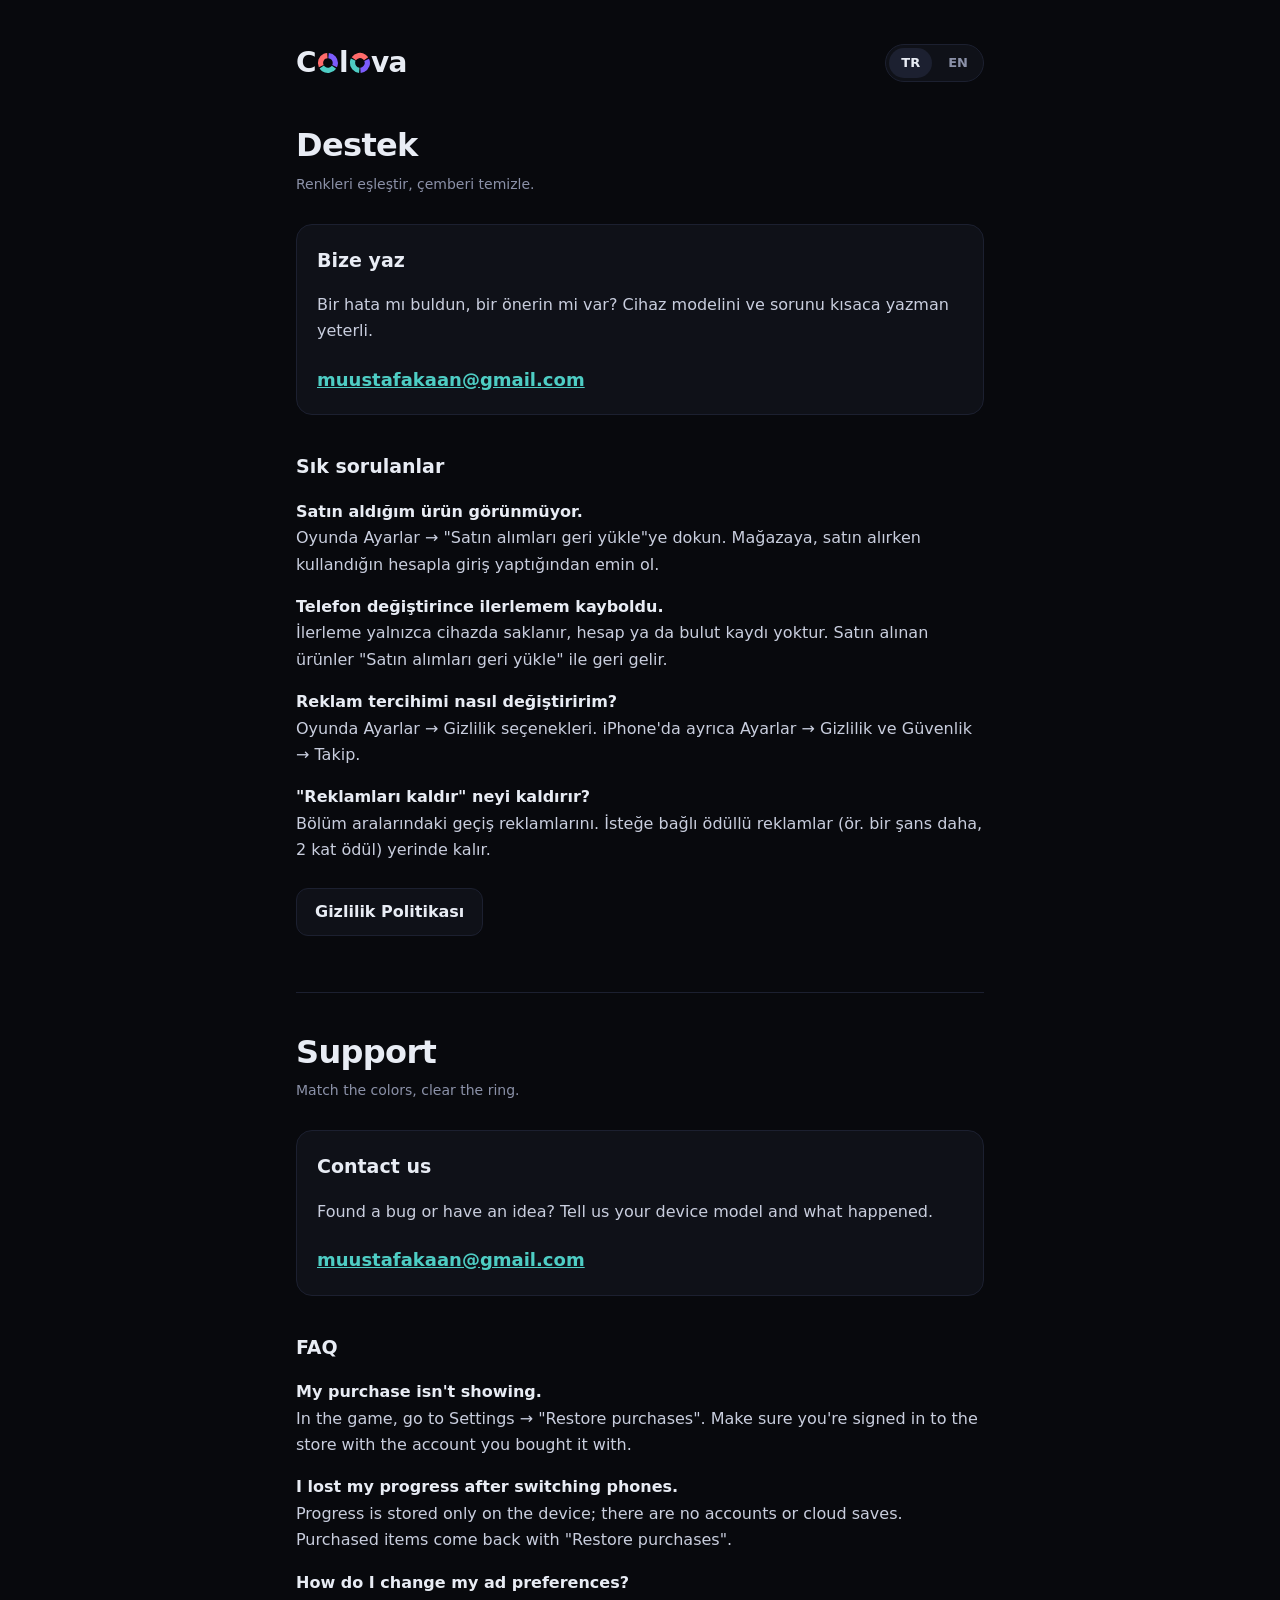
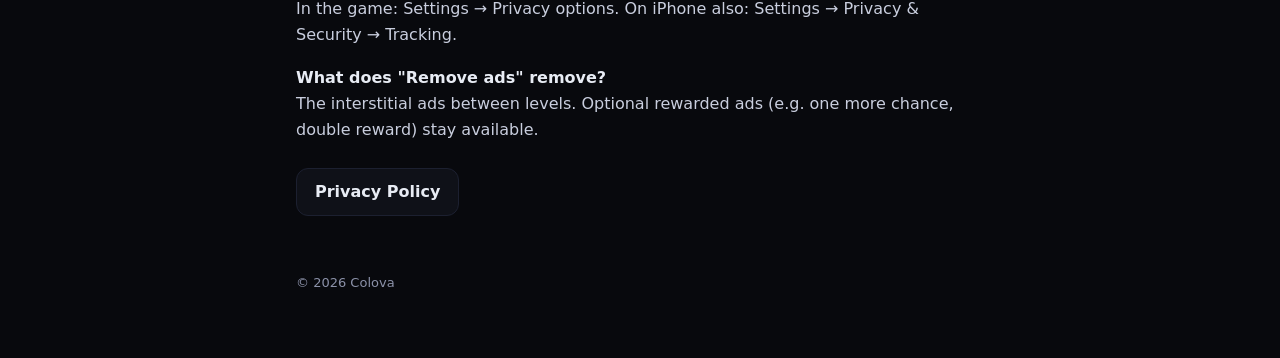
<file: index.html>
<!doctype html>
<html lang="tr">
<head>
<meta charset="utf-8">
<meta name="viewport" content="width=device-width, initial-scale=1">
<title>Colova</title>
<meta http-equiv="refresh" content="0; url=colova/">
<link rel="canonical" href="colova/">
<link rel="stylesheet" href="assets/site.css">
</head>
<body>
<div class="wrap"><p><a href="colova/">Colova →</a></p></div>
</body>
</html>
</file>
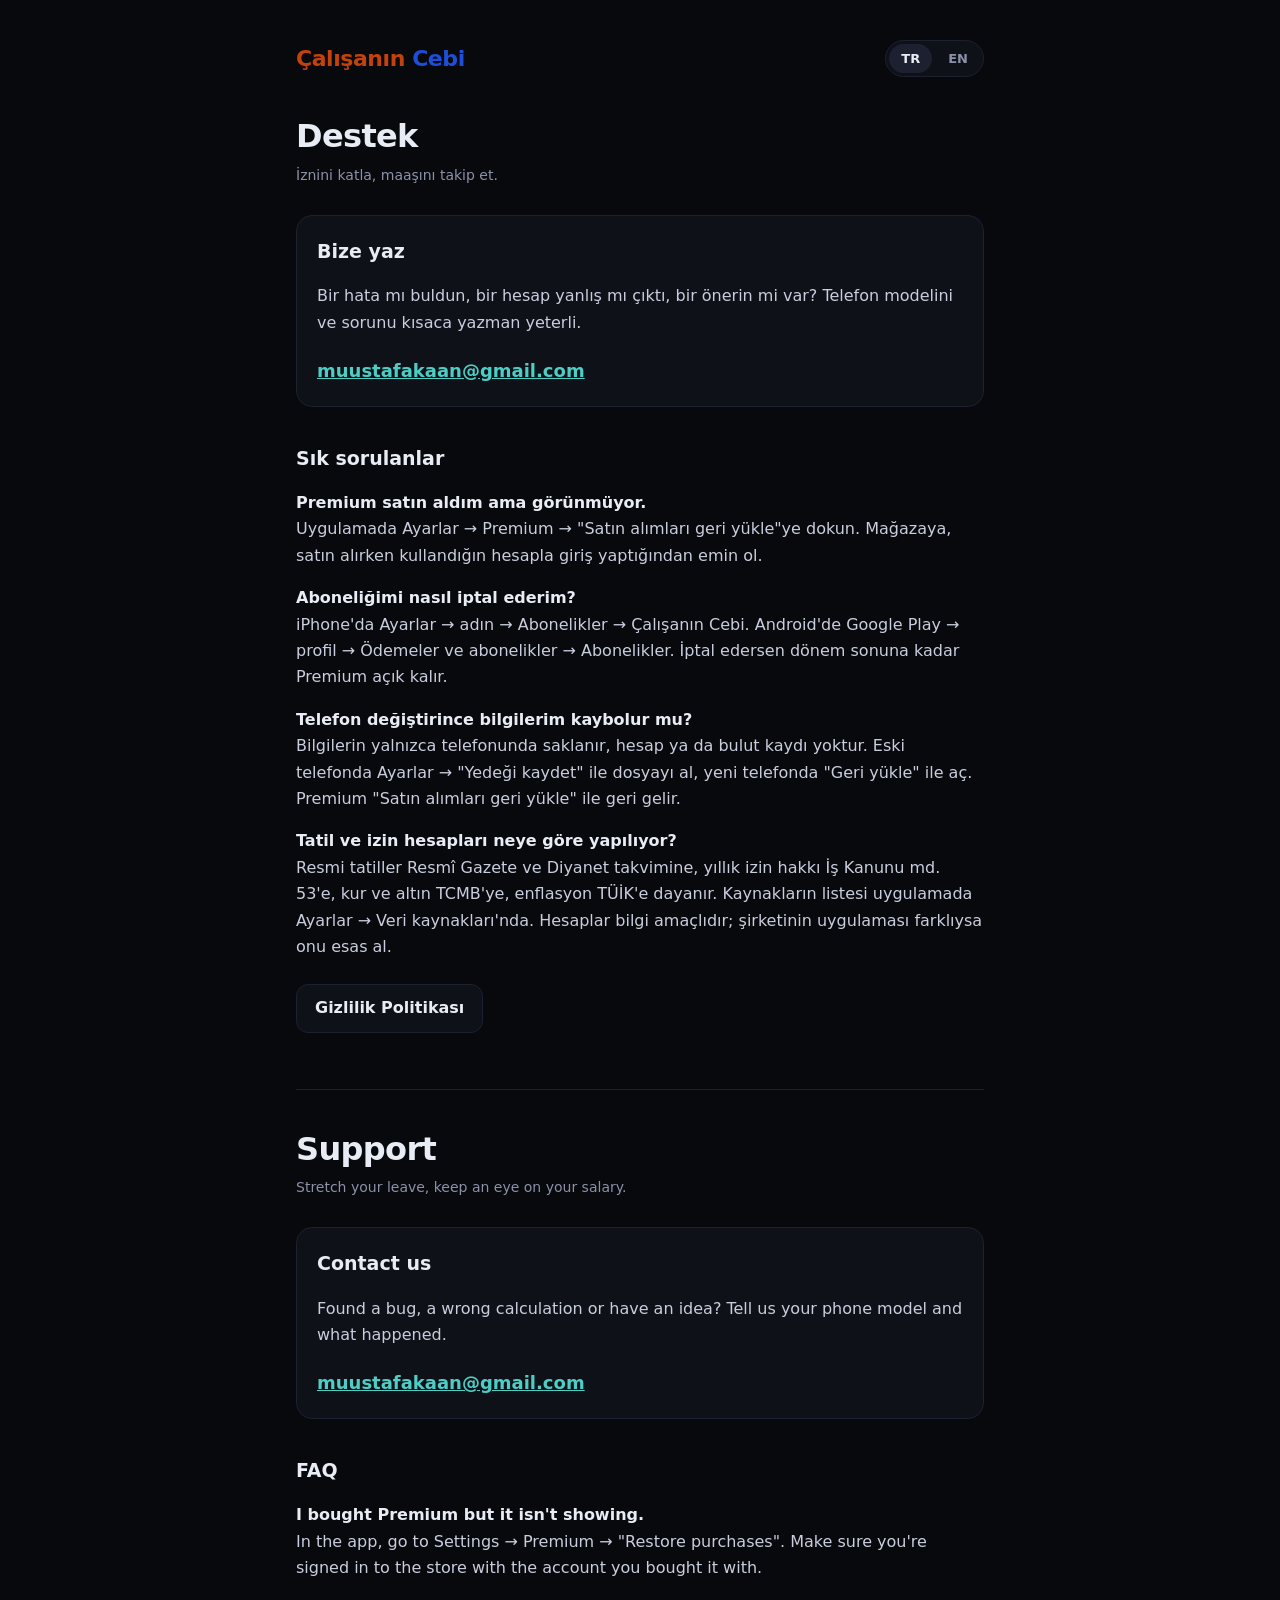
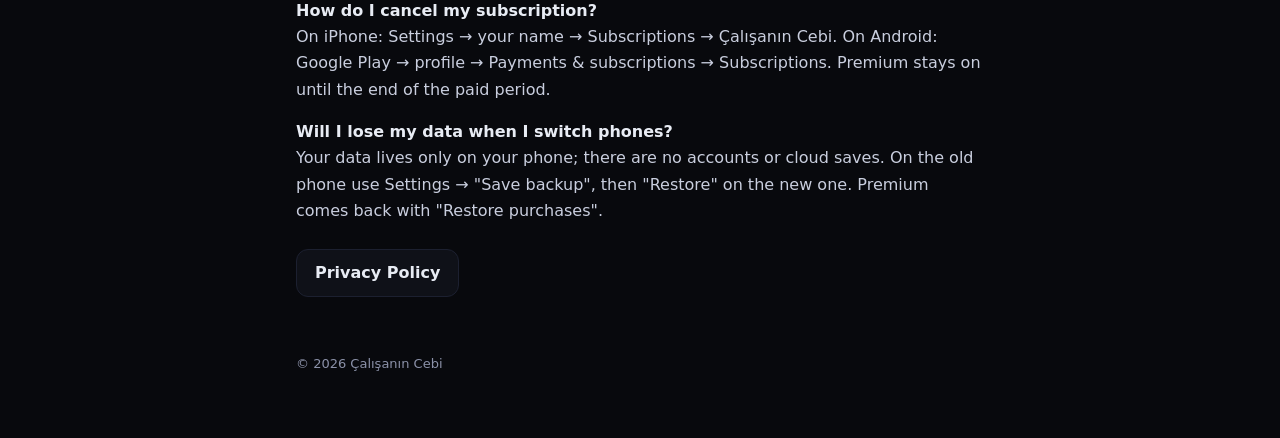
<file: calisanin-cebi/index.html>
<!doctype html>
<html lang="tr">
<head>
<meta charset="utf-8">
<meta name="viewport" content="width=device-width, initial-scale=1">
<title>Çalışanın Cebi – Destek / Support</title>
<meta name="description" content="Çalışanın Cebi: izin, tatil ve maaş asistanı. Destek ve iletişim. Leave, holiday and salary assistant for employees in Türkiye. Support and contact.">
<link rel="stylesheet" href="../assets/site.css">
<style>
    .brand { font-weight: 800; font-size: 22px; letter-spacing: -0.02em; color: #C2410C; text-decoration: none; }
    .brand span { color: #1D4ED8; }
</style>
</head>
<body>
<div class="wrap">
    <header class="site">
        <a class="brand" href="./">Çalışanın <span>Cebi</span></a>
        <nav class="lang"><a href="#tr" aria-current="true">TR</a><a href="#en">EN</a></nav>
    </header>

    <section id="tr" lang="tr">
        <h1>Destek</h1>
        <p class="meta">İznini katla, maaşını takip et.</p>

        <div class="card">
            <h2>Bize yaz</h2>
            <p>Bir hata mı buldun, bir hesap yanlış mı çıktı, bir önerin mi var? Telefon modelini ve sorunu kısaca yazman yeterli.</p>
            <a class="mail" href="mailto:muustafakaan@gmail.com?subject=%C3%87al%C4%B1%C5%9Fan%C4%B1n%20Cebi">muustafakaan@gmail.com</a>
        </div>

        <h2>Sık sorulanlar</h2>
        <p><b>Premium satın aldım ama görünmüyor.</b><br>Uygulamada Ayarlar → Premium → "Satın alımları geri yükle"ye dokun. Mağazaya, satın alırken kullandığın hesapla giriş yaptığından emin ol.</p>
        <p><b>Aboneliğimi nasıl iptal ederim?</b><br>iPhone'da Ayarlar → adın → Abonelikler → Çalışanın Cebi. Android'de Google Play → profil → Ödemeler ve abonelikler → Abonelikler. İptal edersen dönem sonuna kadar Premium açık kalır.</p>
        <p><b>Telefon değiştirince bilgilerim kaybolur mu?</b><br>Bilgilerin yalnızca telefonunda saklanır, hesap ya da bulut kaydı yoktur. Eski telefonda Ayarlar → "Yedeği kaydet" ile dosyayı al, yeni telefonda "Geri yükle" ile aç. Premium "Satın alımları geri yükle" ile geri gelir.</p>
        <p><b>Tatil ve izin hesapları neye göre yapılıyor?</b><br>Resmi tatiller Resmî Gazete ve Diyanet takvimine, yıllık izin hakkı İş Kanunu md. 53'e, kur ve altın TCMB'ye, enflasyon TÜİK'e dayanır. Kaynakların listesi uygulamada Ayarlar → Veri kaynakları'nda. Hesaplar bilgi amaçlıdır; şirketinin uygulaması farklıysa onu esas al.</p>

        <div class="links"><a class="btn" href="gizlilik/">Gizlilik Politikası</a></div>
    </section>

    <section id="en" lang="en">
        <h1>Support</h1>
        <p class="meta">Stretch your leave, keep an eye on your salary.</p>

        <div class="card">
            <h2>Contact us</h2>
            <p>Found a bug, a wrong calculation or have an idea? Tell us your phone model and what happened.</p>
            <a class="mail" href="mailto:muustafakaan@gmail.com?subject=%C3%87al%C4%B1%C5%9Fan%C4%B1n%20Cebi">muustafakaan@gmail.com</a>
        </div>

        <h2>FAQ</h2>
        <p><b>I bought Premium but it isn't showing.</b><br>In the app, go to Settings → Premium → "Restore purchases". Make sure you're signed in to the store with the account you bought it with.</p>
        <p><b>How do I cancel my subscription?</b><br>On iPhone: Settings → your name → Subscriptions → Çalışanın Cebi. On Android: Google Play → profile → Payments &amp; subscriptions → Subscriptions. Premium stays on until the end of the paid period.</p>
        <p><b>Will I lose my data when I switch phones?</b><br>Your data lives only on your phone; there are no accounts or cloud saves. On the old phone use Settings → "Save backup", then "Restore" on the new one. Premium comes back with "Restore purchases".</p>

        <div class="links"><a class="btn" href="gizlilik/#en">Privacy Policy</a></div>
    </section>

    <footer>© 2026 Çalışanın Cebi</footer>
</div>
</body>
</html>
</file>
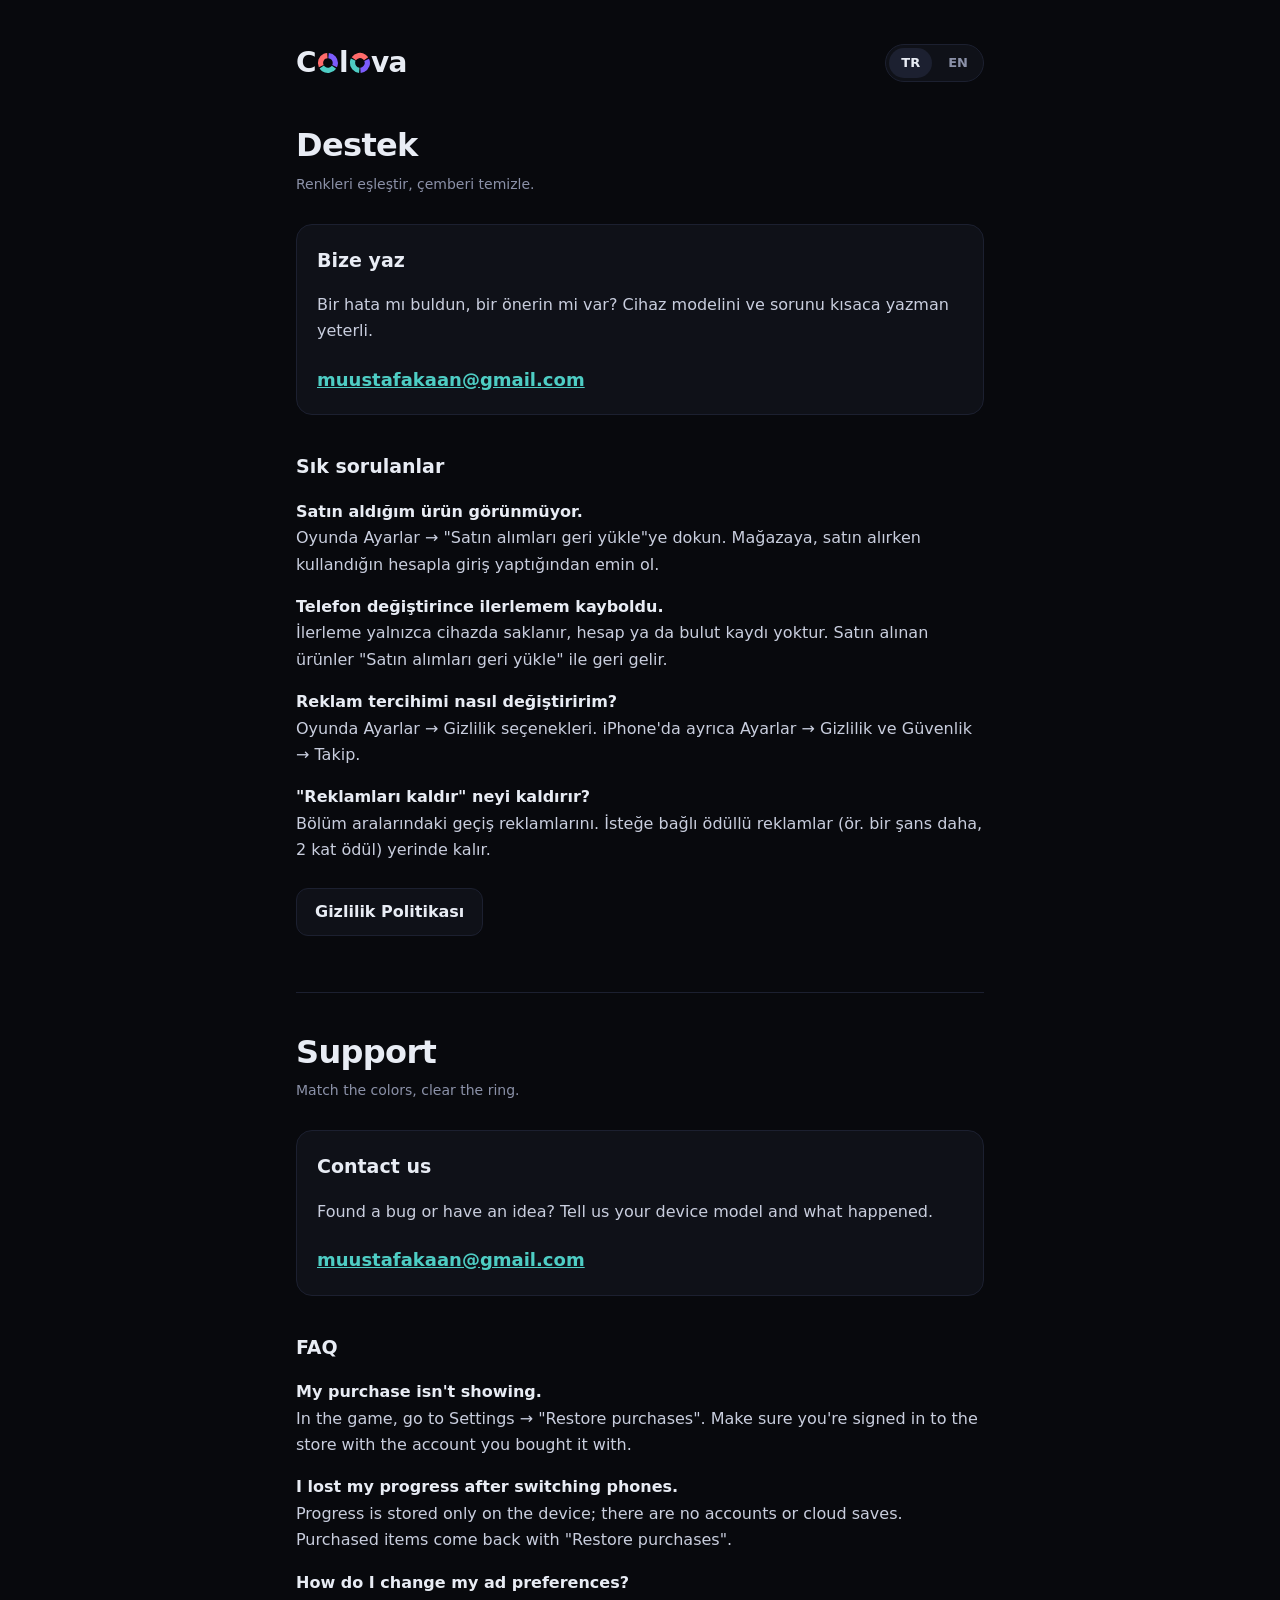
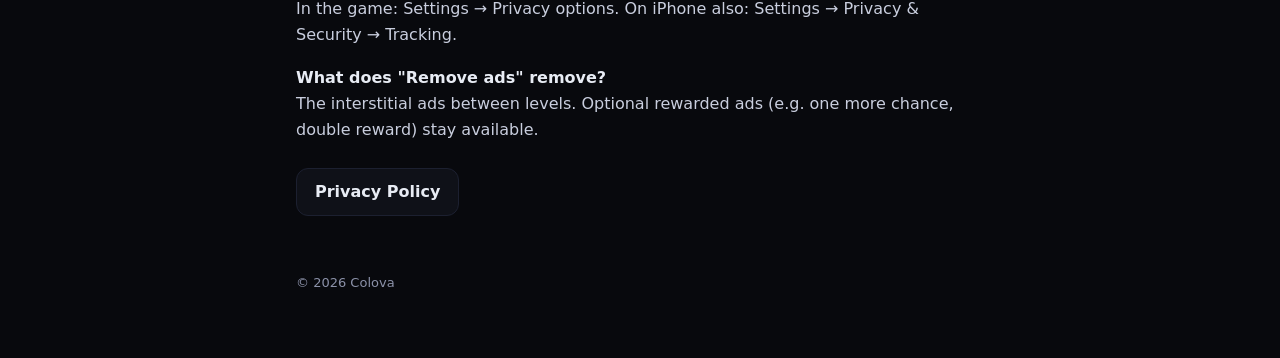
<file: colova/index.html>
<!doctype html>
<html lang="tr">
<head>
<meta charset="utf-8">
<meta name="viewport" content="width=device-width, initial-scale=1">
<title>Colova – Destek / Support</title>
<meta name="description" content="Colova: renkleri eşleştir, çemberi temizle. Destek ve iletişim. Match the colors, clear the ring. Support and contact.">
<link rel="icon" href="../assets/icon.svg" type="image/svg+xml">
<link rel="stylesheet" href="../assets/site.css">
</head>
<body>
<svg xmlns="http://www.w3.org/2000/svg" style="display:none">
    <symbol id="logo-o" viewBox="0 0 100 100"><g fill="none" stroke-width="24">
        <circle cx="50" cy="50" r="34" stroke="#7C5CFC" stroke-dasharray="65.3 148.3" transform="rotate(-85 50 50)"/>
        <circle cx="50" cy="50" r="34" stroke="#4ECDC4" stroke-dasharray="65.3 148.3" transform="rotate(35 50 50)"/>
        <circle cx="50" cy="50" r="34" stroke="#FF6B6B" stroke-dasharray="65.3 148.3" transform="rotate(155 50 50)"/>
    </g></symbol>
</svg>
<div class="wrap">
    <header class="site">
        <a class="wordmark" href="./" aria-label="Colova">C<svg viewBox="0 0 100 100" aria-hidden="true"><use href="#logo-o"/></svg>l<svg viewBox="0 0 100 100" aria-hidden="true"><use href="#logo-o" transform="rotate(60 50 50)"/></svg>va</a>
        <nav class="lang"><a href="#tr" aria-current="true">TR</a><a href="#en">EN</a></nav>
    </header>

    <section id="tr" lang="tr">
        <h1>Destek</h1>
        <p class="meta">Renkleri eşleştir, çemberi temizle.</p>

        <div class="card">
            <h2>Bize yaz</h2>
            <p>Bir hata mı buldun, bir önerin mi var? Cihaz modelini ve sorunu kısaca yazman yeterli.</p>
            <a class="mail" href="mailto:muustafakaan@gmail.com?subject=Colova">muustafakaan@gmail.com</a>
        </div>

        <h2>Sık sorulanlar</h2>
        <p><b>Satın aldığım ürün görünmüyor.</b><br>Oyunda Ayarlar → "Satın alımları geri yükle"ye dokun. Mağazaya, satın alırken kullandığın hesapla giriş yaptığından emin ol.</p>
        <p><b>Telefon değiştirince ilerlemem kayboldu.</b><br>İlerleme yalnızca cihazda saklanır, hesap ya da bulut kaydı yoktur. Satın alınan ürünler "Satın alımları geri yükle" ile geri gelir.</p>
        <p><b>Reklam tercihimi nasıl değiştiririm?</b><br>Oyunda Ayarlar → Gizlilik seçenekleri. iPhone'da ayrıca Ayarlar → Gizlilik ve Güvenlik → Takip.</p>
        <p><b>"Reklamları kaldır" neyi kaldırır?</b><br>Bölüm aralarındaki geçiş reklamlarını. İsteğe bağlı ödüllü reklamlar (ör. bir şans daha, 2 kat ödül) yerinde kalır.</p>

        <div class="links"><a class="btn" href="privacy/">Gizlilik Politikası</a></div>
    </section>

    <section id="en" lang="en">
        <h1>Support</h1>
        <p class="meta">Match the colors, clear the ring.</p>

        <div class="card">
            <h2>Contact us</h2>
            <p>Found a bug or have an idea? Tell us your device model and what happened.</p>
            <a class="mail" href="mailto:muustafakaan@gmail.com?subject=Colova">muustafakaan@gmail.com</a>
        </div>

        <h2>FAQ</h2>
        <p><b>My purchase isn't showing.</b><br>In the game, go to Settings → "Restore purchases". Make sure you're signed in to the store with the account you bought it with.</p>
        <p><b>I lost my progress after switching phones.</b><br>Progress is stored only on the device; there are no accounts or cloud saves. Purchased items come back with "Restore purchases".</p>
        <p><b>How do I change my ad preferences?</b><br>In the game: Settings → Privacy options. On iPhone also: Settings → Privacy &amp; Security → Tracking.</p>
        <p><b>What does "Remove ads" remove?</b><br>The interstitial ads between levels. Optional rewarded ads (e.g. one more chance, double reward) stay available.</p>

        <div class="links"><a class="btn" href="privacy/#en">Privacy Policy</a></div>
    </section>

    <footer>© 2026 Colova</footer>
</div>
</body>
</html>
</file>
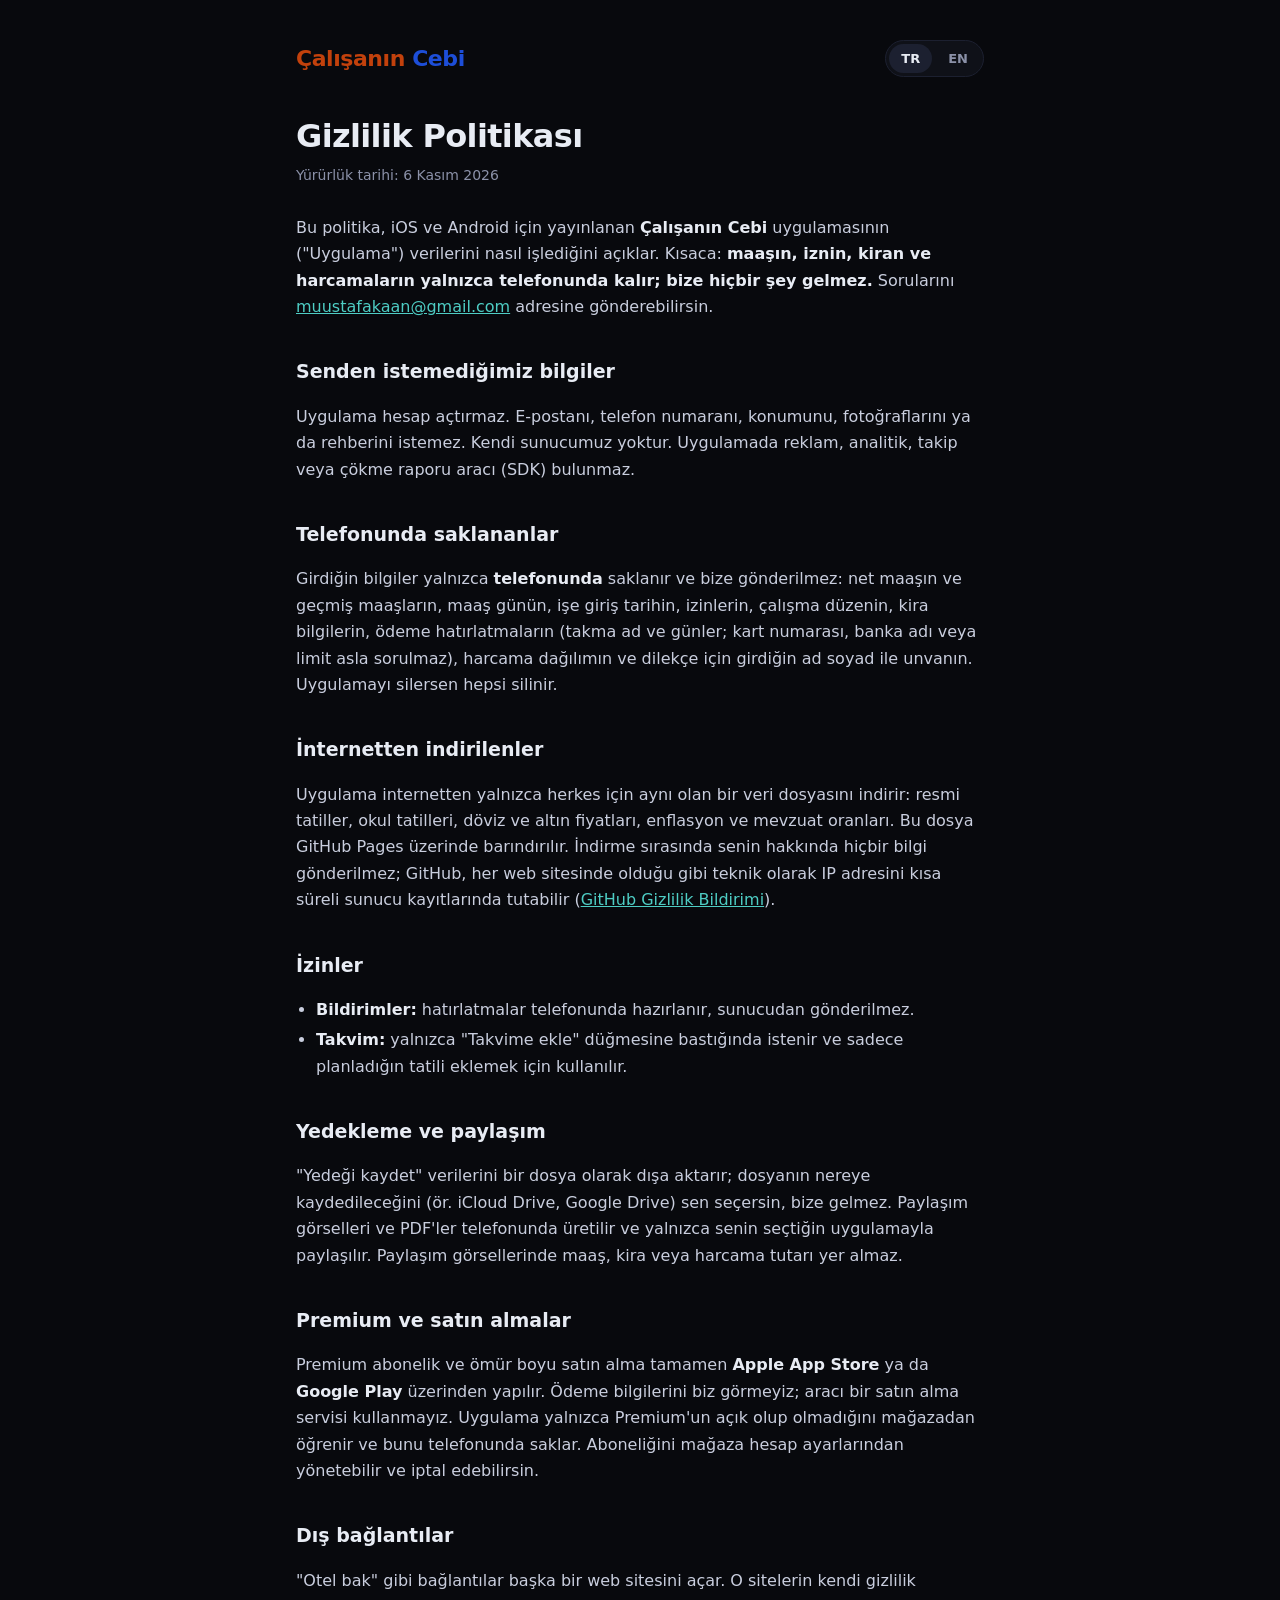
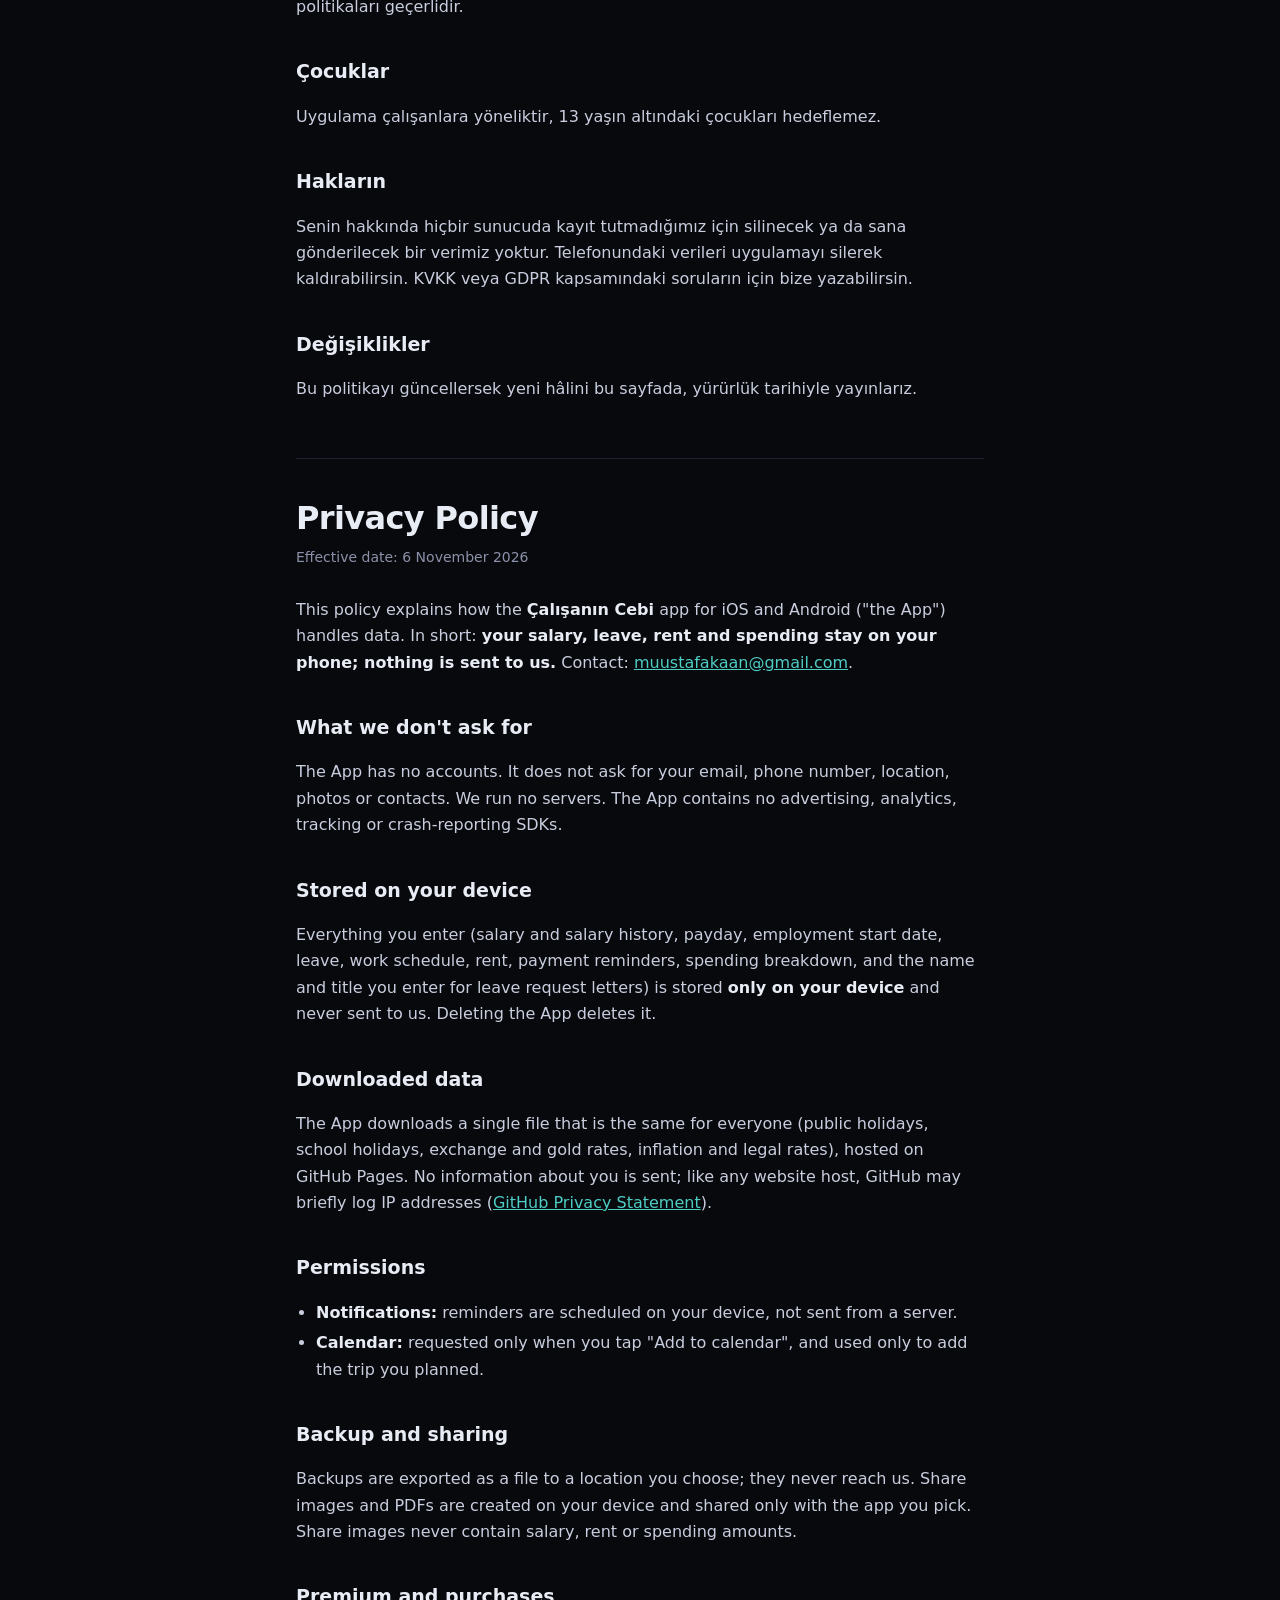
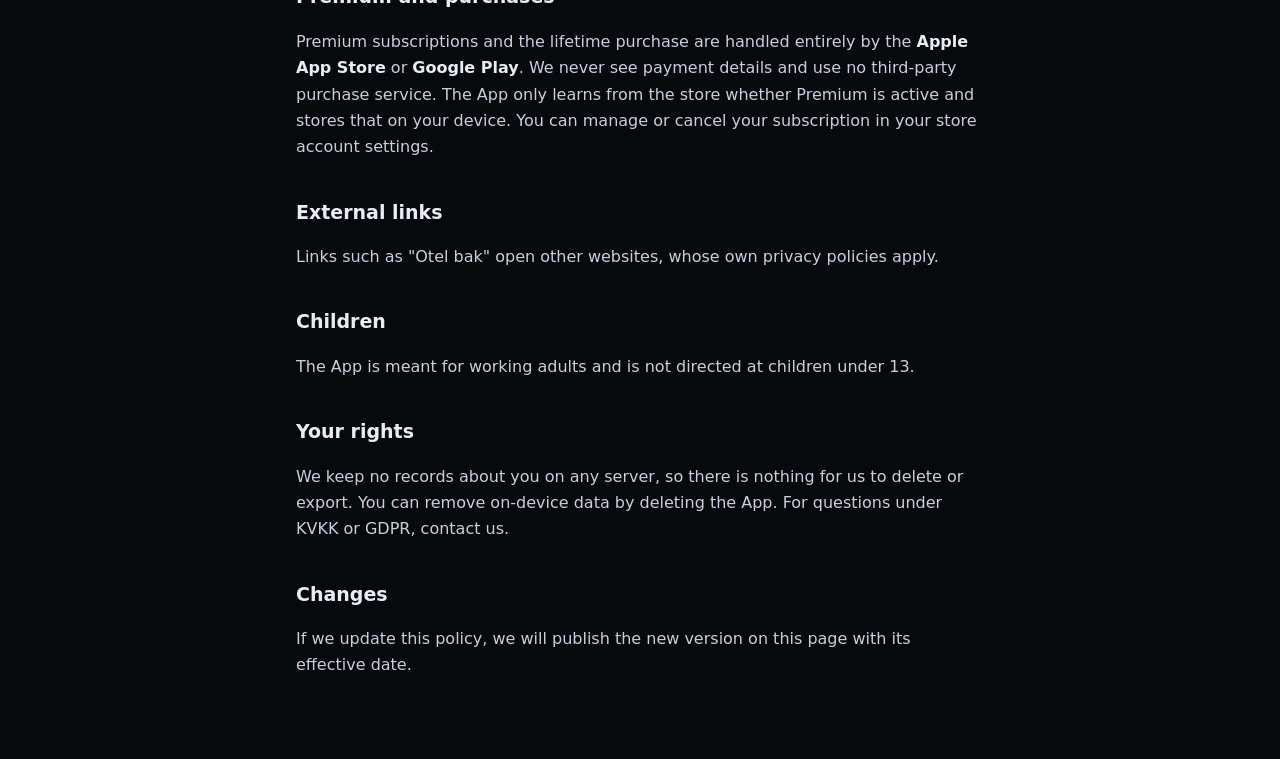
<file: calisanin-cebi/gizlilik/index.html>
<!doctype html>
<html lang="tr">
<head>
<meta charset="utf-8">
<meta name="viewport" content="width=device-width, initial-scale=1">
<title>Çalışanın Cebi – Gizlilik Politikası / Privacy Policy</title>
<meta name="description" content="Çalışanın Cebi uygulamasının gizlilik politikası. Privacy policy for the Çalışanın Cebi app.">
<link rel="stylesheet" href="../../assets/site.css">
<style>
    .brand { font-weight: 800; font-size: 22px; letter-spacing: -0.02em; color: #C2410C; text-decoration: none; }
    .brand span { color: #1D4ED8; }
</style>
</head>
<body>
<div class="wrap">
    <header class="site">
        <span class="brand">Çalışanın <span>Cebi</span></span>
        <nav class="lang"><a href="#tr" aria-current="true">TR</a><a href="#en">EN</a></nav>
    </header>

    <section id="tr" lang="tr">
        <h1>Gizlilik Politikası</h1>
        <p class="meta">Yürürlük tarihi: 6 Kasım 2026</p>

        <p>Bu politika, iOS ve Android için yayınlanan <b>Çalışanın Cebi</b> uygulamasının ("Uygulama") verilerini nasıl işlediğini açıklar. Kısaca: <b>maaşın, iznin, kiran ve harcamaların yalnızca telefonunda kalır; bize hiçbir şey gelmez.</b> Sorularını <a href="mailto:muustafakaan@gmail.com">muustafakaan@gmail.com</a> adresine gönderebilirsin.</p>

        <h2>Senden istemediğimiz bilgiler</h2>
        <p>Uygulama hesap açtırmaz. E-postanı, telefon numaranı, konumunu, fotoğraflarını ya da rehberini istemez. Kendi sunucumuz yoktur. Uygulamada reklam, analitik, takip veya çökme raporu aracı (SDK) bulunmaz.</p>

        <h2>Telefonunda saklananlar</h2>
        <p>Girdiğin bilgiler yalnızca <b>telefonunda</b> saklanır ve bize gönderilmez: net maaşın ve geçmiş maaşların, maaş günün, işe giriş tarihin, izinlerin, çalışma düzenin, kira bilgilerin, ödeme hatırlatmaların (takma ad ve günler; kart numarası, banka adı veya limit asla sorulmaz), harcama dağılımın ve dilekçe için girdiğin ad soyad ile unvanın. Uygulamayı silersen hepsi silinir.</p>

        <h2>İnternetten indirilenler</h2>
        <p>Uygulama internetten yalnızca herkes için aynı olan bir veri dosyasını indirir: resmi tatiller, okul tatilleri, döviz ve altın fiyatları, enflasyon ve mevzuat oranları. Bu dosya GitHub Pages üzerinde barındırılır. İndirme sırasında senin hakkında hiçbir bilgi gönderilmez; GitHub, her web sitesinde olduğu gibi teknik olarak IP adresini kısa süreli sunucu kayıtlarında tutabilir (<a href="https://docs.github.com/site-policy/privacy-policies/github-general-privacy-statement">GitHub Gizlilik Bildirimi</a>).</p>

        <h2>İzinler</h2>
        <ul>
            <li><b>Bildirimler:</b> hatırlatmalar telefonunda hazırlanır, sunucudan gönderilmez.</li>
            <li><b>Takvim:</b> yalnızca "Takvime ekle" düğmesine bastığında istenir ve sadece planladığın tatili eklemek için kullanılır.</li>
        </ul>

        <h2>Yedekleme ve paylaşım</h2>
        <p>"Yedeği kaydet" verilerini bir dosya olarak dışa aktarır; dosyanın nereye kaydedileceğini (ör. iCloud Drive, Google Drive) sen seçersin, bize gelmez. Paylaşım görselleri ve PDF'ler telefonunda üretilir ve yalnızca senin seçtiğin uygulamayla paylaşılır. Paylaşım görsellerinde maaş, kira veya harcama tutarı yer almaz.</p>

        <h2>Premium ve satın almalar</h2>
        <p>Premium abonelik ve ömür boyu satın alma tamamen <b>Apple App Store</b> ya da <b>Google Play</b> üzerinden yapılır. Ödeme bilgilerini biz görmeyiz; aracı bir satın alma servisi kullanmayız. Uygulama yalnızca Premium'un açık olup olmadığını mağazadan öğrenir ve bunu telefonunda saklar. Aboneliğini mağaza hesap ayarlarından yönetebilir ve iptal edebilirsin.</p>

        <h2>Dış bağlantılar</h2>
        <p>"Otel bak" gibi bağlantılar başka bir web sitesini açar. O sitelerin kendi gizlilik politikaları geçerlidir.</p>

        <h2>Çocuklar</h2>
        <p>Uygulama çalışanlara yöneliktir, 13 yaşın altındaki çocukları hedeflemez.</p>

        <h2>Hakların</h2>
        <p>Senin hakkında hiçbir sunucuda kayıt tutmadığımız için silinecek ya da sana gönderilecek bir verimiz yoktur. Telefonundaki verileri uygulamayı silerek kaldırabilirsin. KVKK veya GDPR kapsamındaki soruların için bize yazabilirsin.</p>

        <h2>Değişiklikler</h2>
        <p>Bu politikayı güncellersek yeni hâlini bu sayfada, yürürlük tarihiyle yayınlarız.</p>
    </section>

    <section id="en" lang="en">
        <h1>Privacy Policy</h1>
        <p class="meta">Effective date: 6 November 2026</p>

        <p>This policy explains how the <b>Çalışanın Cebi</b> app for iOS and Android ("the App") handles data. In short: <b>your salary, leave, rent and spending stay on your phone; nothing is sent to us.</b> Contact: <a href="mailto:muustafakaan@gmail.com">muustafakaan@gmail.com</a>.</p>

        <h2>What we don't ask for</h2>
        <p>The App has no accounts. It does not ask for your email, phone number, location, photos or contacts. We run no servers. The App contains no advertising, analytics, tracking or crash-reporting SDKs.</p>

        <h2>Stored on your device</h2>
        <p>Everything you enter (salary and salary history, payday, employment start date, leave, work schedule, rent, payment reminders, spending breakdown, and the name and title you enter for leave request letters) is stored <b>only on your device</b> and never sent to us. Deleting the App deletes it.</p>

        <h2>Downloaded data</h2>
        <p>The App downloads a single file that is the same for everyone (public holidays, school holidays, exchange and gold rates, inflation and legal rates), hosted on GitHub Pages. No information about you is sent; like any website host, GitHub may briefly log IP addresses (<a href="https://docs.github.com/site-policy/privacy-policies/github-general-privacy-statement">GitHub Privacy Statement</a>).</p>

        <h2>Permissions</h2>
        <ul>
            <li><b>Notifications:</b> reminders are scheduled on your device, not sent from a server.</li>
            <li><b>Calendar:</b> requested only when you tap "Add to calendar", and used only to add the trip you planned.</li>
        </ul>

        <h2>Backup and sharing</h2>
        <p>Backups are exported as a file to a location you choose; they never reach us. Share images and PDFs are created on your device and shared only with the app you pick. Share images never contain salary, rent or spending amounts.</p>

        <h2>Premium and purchases</h2>
        <p>Premium subscriptions and the lifetime purchase are handled entirely by the <b>Apple App Store</b> or <b>Google Play</b>. We never see payment details and use no third-party purchase service. The App only learns from the store whether Premium is active and stores that on your device. You can manage or cancel your subscription in your store account settings.</p>

        <h2>External links</h2>
        <p>Links such as "Otel bak" open other websites, whose own privacy policies apply.</p>

        <h2>Children</h2>
        <p>The App is meant for working adults and is not directed at children under 13.</p>

        <h2>Your rights</h2>
        <p>We keep no records about you on any server, so there is nothing for us to delete or export. You can remove on-device data by deleting the App. For questions under KVKK or GDPR, contact us.</p>

        <h2>Changes</h2>
        <p>If we update this policy, we will publish the new version on this page with its effective date.</p>
    </section>
</div>
</body>
</html>
</file>
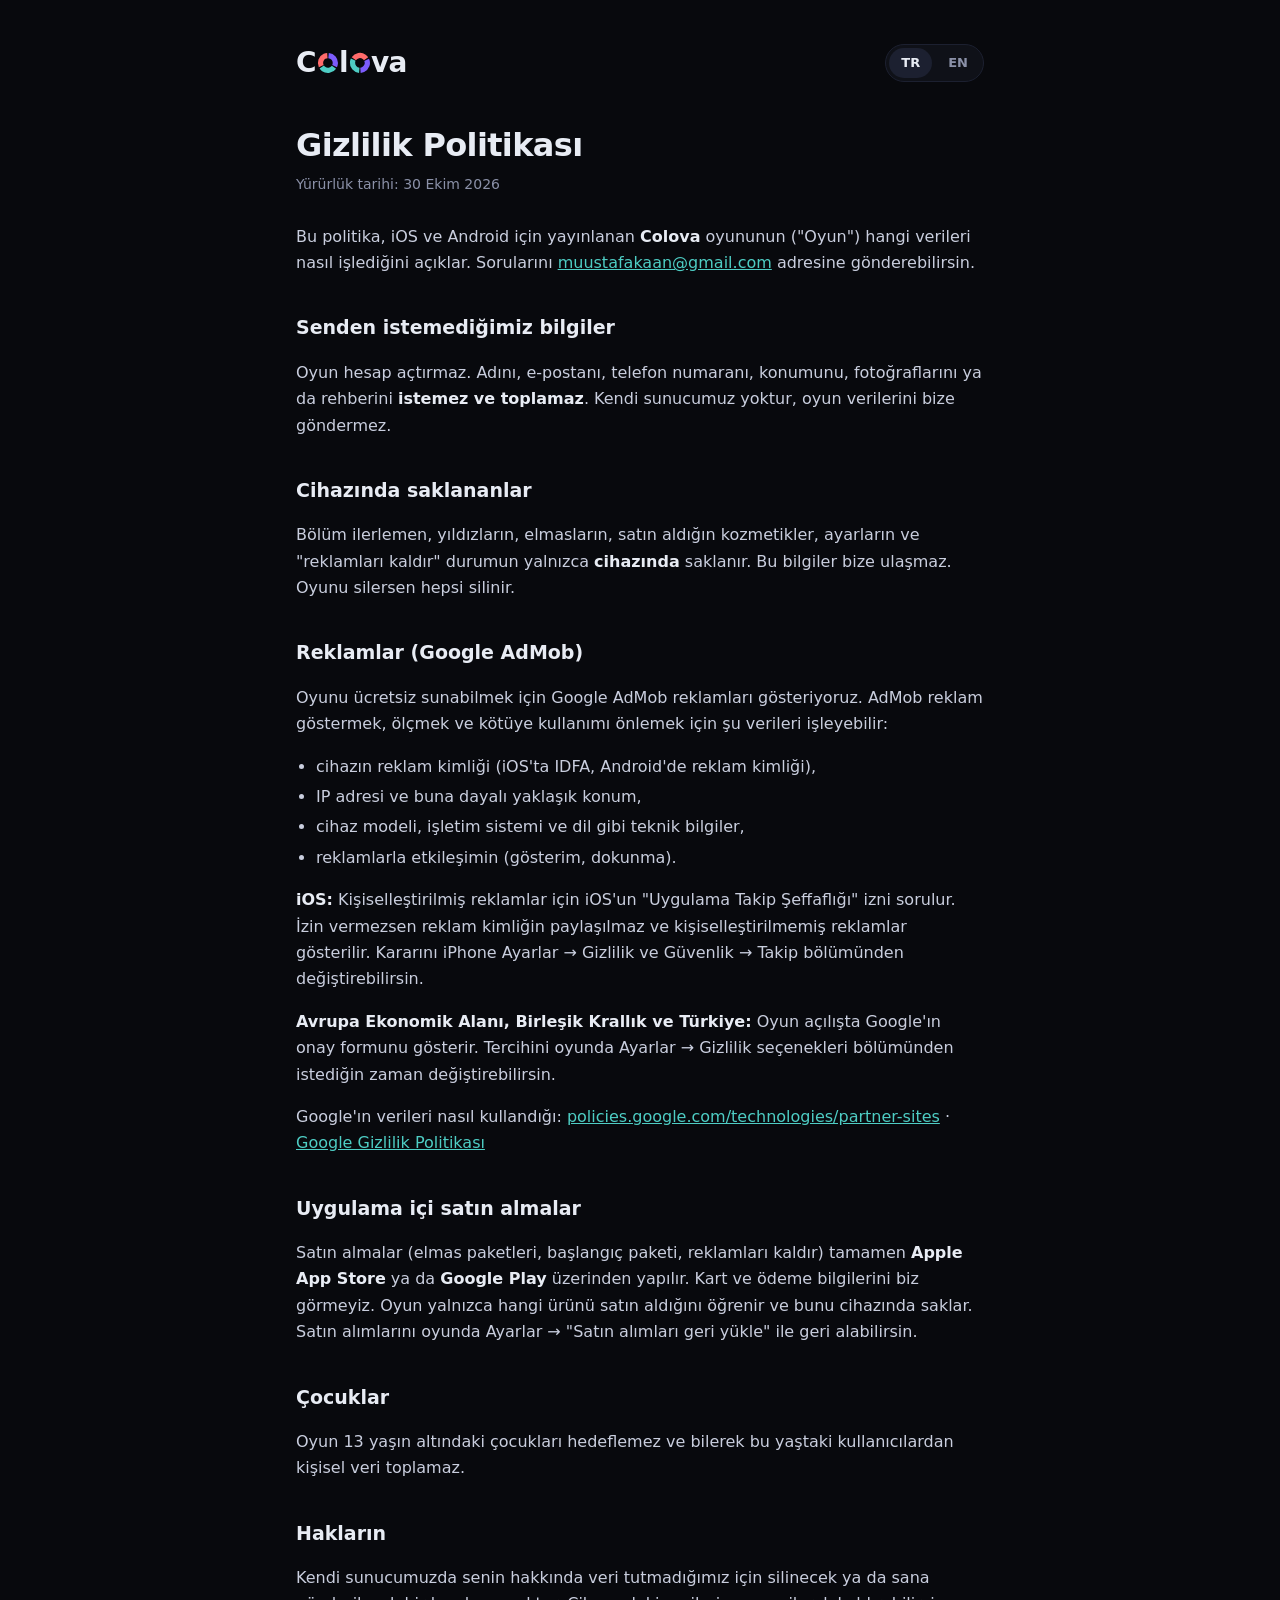
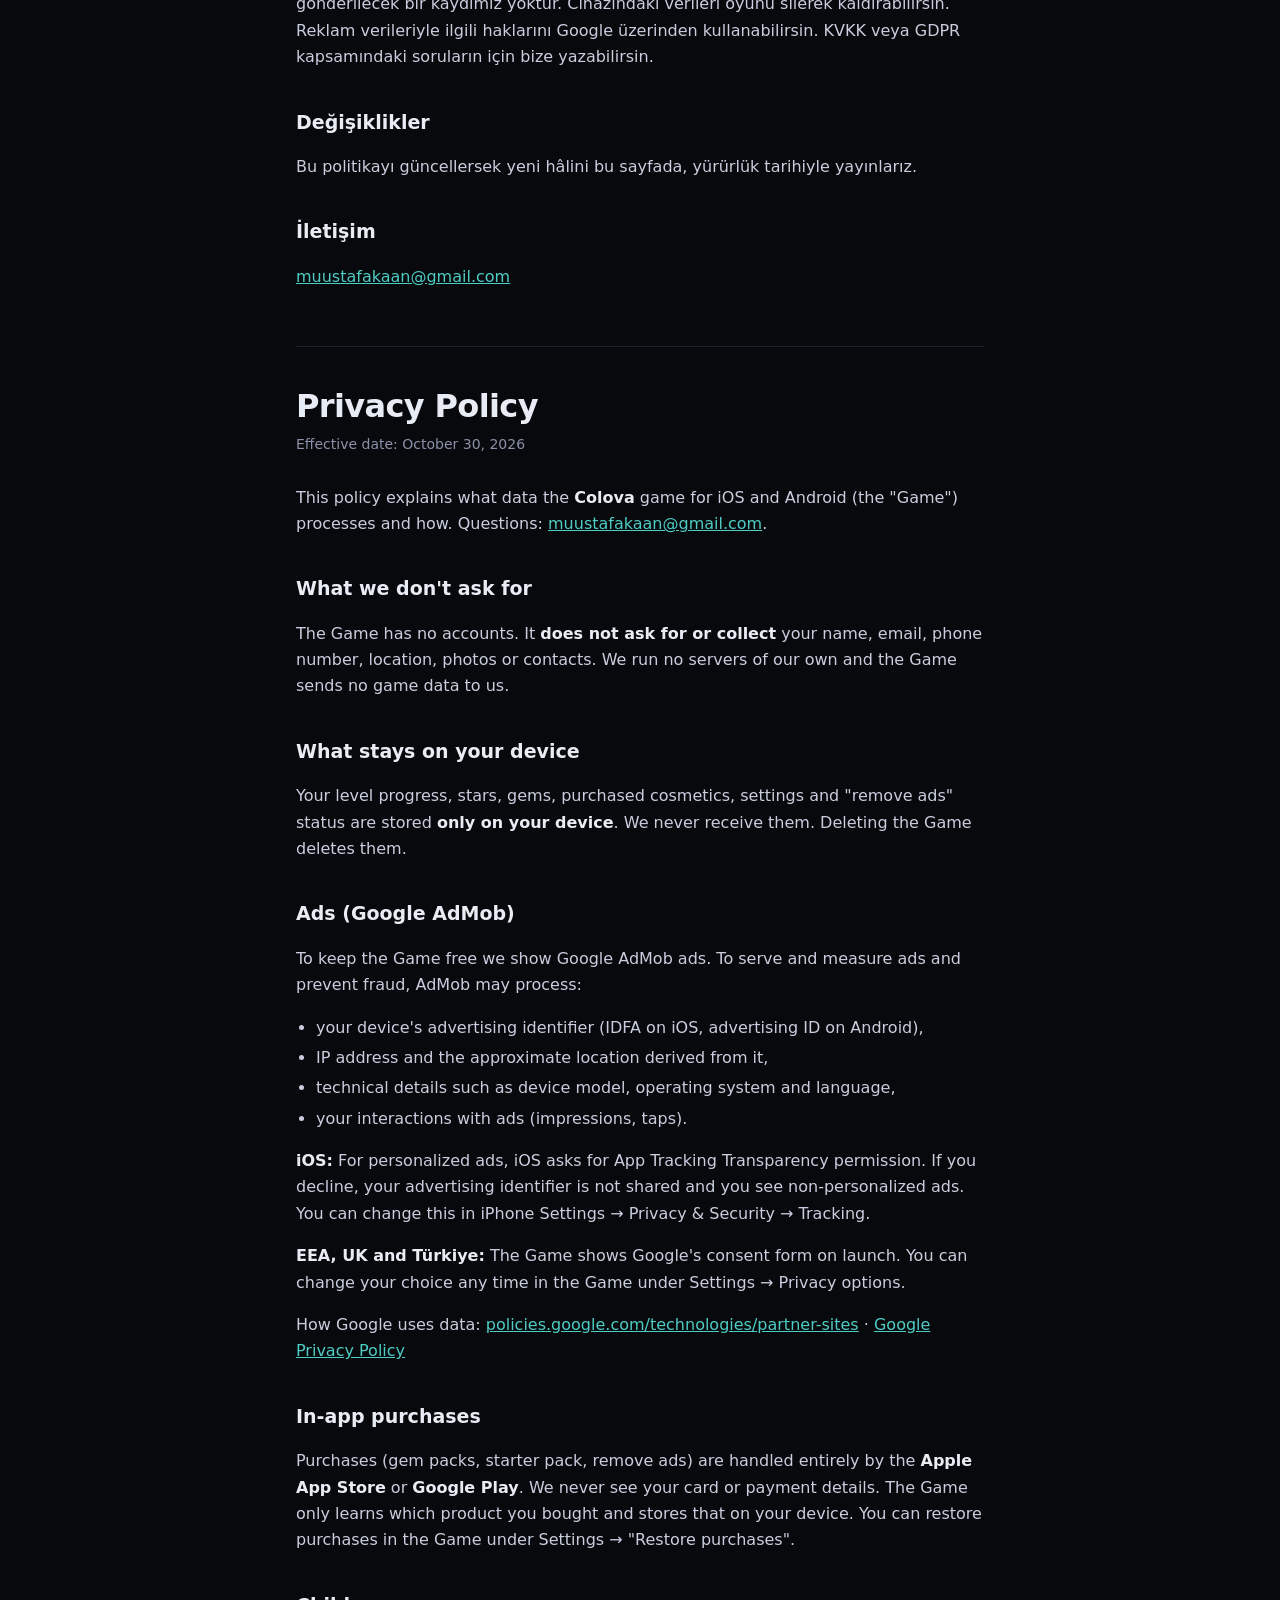
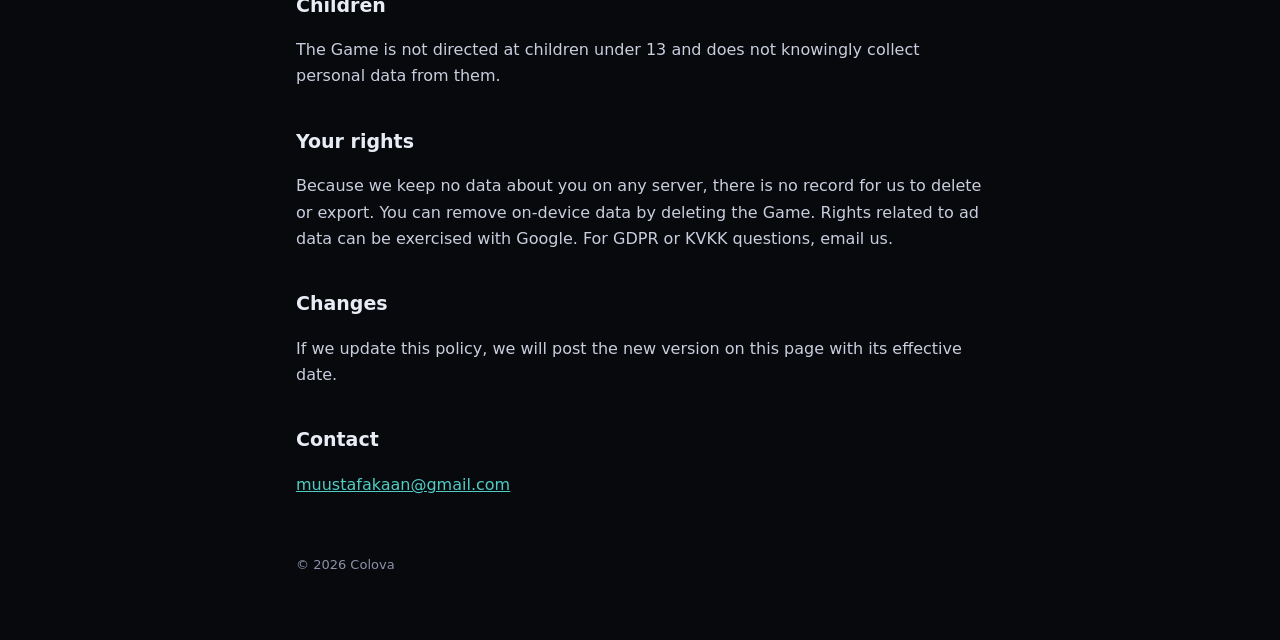
<file: colova/privacy/index.html>
<!doctype html>
<html lang="tr">
<head>
<meta charset="utf-8">
<meta name="viewport" content="width=device-width, initial-scale=1">
<title>Colova – Gizlilik Politikası / Privacy Policy</title>
<meta name="description" content="Colova oyununun gizlilik politikası. Privacy policy for the Colova game.">
<link rel="icon" href="../../assets/icon.svg" type="image/svg+xml">
<link rel="stylesheet" href="../../assets/site.css">
</head>
<body>
<svg xmlns="http://www.w3.org/2000/svg" style="display:none">
    <symbol id="logo-o" viewBox="0 0 100 100"><g fill="none" stroke-width="24">
        <circle cx="50" cy="50" r="34" stroke="#7C5CFC" stroke-dasharray="65.3 148.3" transform="rotate(-85 50 50)"/>
        <circle cx="50" cy="50" r="34" stroke="#4ECDC4" stroke-dasharray="65.3 148.3" transform="rotate(35 50 50)"/>
        <circle cx="50" cy="50" r="34" stroke="#FF6B6B" stroke-dasharray="65.3 148.3" transform="rotate(155 50 50)"/>
    </g></symbol>
</svg>
<div class="wrap">
    <header class="site">
        <a class="wordmark" href="../" aria-label="Colova">C<svg viewBox="0 0 100 100" aria-hidden="true"><use href="#logo-o"/></svg>l<svg viewBox="0 0 100 100" aria-hidden="true"><use href="#logo-o" transform="rotate(60 50 50)"/></svg>va</a>
        <nav class="lang"><a href="#tr" aria-current="true">TR</a><a href="#en">EN</a></nav>
    </header>

    <section id="tr" lang="tr">
        <h1>Gizlilik Politikası</h1>
        <p class="meta">Yürürlük tarihi: 30 Ekim 2026</p>

        <p>Bu politika, iOS ve Android için yayınlanan <b>Colova</b> oyununun ("Oyun") hangi verileri nasıl işlediğini açıklar. Sorularını <a href="mailto:muustafakaan@gmail.com">muustafakaan@gmail.com</a> adresine gönderebilirsin.</p>

        <h2>Senden istemediğimiz bilgiler</h2>
        <p>Oyun hesap açtırmaz. Adını, e-postanı, telefon numaranı, konumunu, fotoğraflarını ya da rehberini <b>istemez ve toplamaz</b>. Kendi sunucumuz yoktur, oyun verilerini bize göndermez.</p>

        <h2>Cihazında saklananlar</h2>
        <p>Bölüm ilerlemen, yıldızların, elmasların, satın aldığın kozmetikler, ayarların ve "reklamları kaldır" durumun yalnızca <b>cihazında</b> saklanır. Bu bilgiler bize ulaşmaz. Oyunu silersen hepsi silinir.</p>

        <h2>Reklamlar (Google AdMob)</h2>
        <p>Oyunu ücretsiz sunabilmek için Google AdMob reklamları gösteriyoruz. AdMob reklam göstermek, ölçmek ve kötüye kullanımı önlemek için şu verileri işleyebilir:</p>
        <ul>
            <li>cihazın reklam kimliği (iOS'ta IDFA, Android'de reklam kimliği),</li>
            <li>IP adresi ve buna dayalı yaklaşık konum,</li>
            <li>cihaz modeli, işletim sistemi ve dil gibi teknik bilgiler,</li>
            <li>reklamlarla etkileşimin (gösterim, dokunma).</li>
        </ul>
        <p><b>iOS:</b> Kişiselleştirilmiş reklamlar için iOS'un "Uygulama Takip Şeffaflığı" izni sorulur. İzin vermezsen reklam kimliğin paylaşılmaz ve kişiselleştirilmemiş reklamlar gösterilir. Kararını iPhone Ayarlar → Gizlilik ve Güvenlik → Takip bölümünden değiştirebilirsin.</p>
        <p><b>Avrupa Ekonomik Alanı, Birleşik Krallık ve Türkiye:</b> Oyun açılışta Google'ın onay formunu gösterir. Tercihini oyunda Ayarlar → Gizlilik seçenekleri bölümünden istediğin zaman değiştirebilirsin.</p>
        <p>Google'ın verileri nasıl kullandığı: <a href="https://policies.google.com/technologies/partner-sites">policies.google.com/technologies/partner-sites</a> · <a href="https://policies.google.com/privacy">Google Gizlilik Politikası</a></p>

        <h2>Uygulama içi satın almalar</h2>
        <p>Satın almalar (elmas paketleri, başlangıç paketi, reklamları kaldır) tamamen <b>Apple App Store</b> ya da <b>Google Play</b> üzerinden yapılır. Kart ve ödeme bilgilerini biz görmeyiz. Oyun yalnızca hangi ürünü satın aldığını öğrenir ve bunu cihazında saklar. Satın alımlarını oyunda Ayarlar → "Satın alımları geri yükle" ile geri alabilirsin.</p>

        <h2>Çocuklar</h2>
        <p>Oyun 13 yaşın altındaki çocukları hedeflemez ve bilerek bu yaştaki kullanıcılardan kişisel veri toplamaz.</p>

        <h2>Hakların</h2>
        <p>Kendi sunucumuzda senin hakkında veri tutmadığımız için silinecek ya da sana gönderilecek bir kaydımız yoktur. Cihazındaki verileri oyunu silerek kaldırabilirsin. Reklam verileriyle ilgili haklarını Google üzerinden kullanabilirsin. KVKK veya GDPR kapsamındaki soruların için bize yazabilirsin.</p>

        <h2>Değişiklikler</h2>
        <p>Bu politikayı güncellersek yeni hâlini bu sayfada, yürürlük tarihiyle yayınlarız.</p>

        <h2>İletişim</h2>
        <p><a href="mailto:muustafakaan@gmail.com">muustafakaan@gmail.com</a></p>
    </section>

    <section id="en" lang="en">
        <h1>Privacy Policy</h1>
        <p class="meta">Effective date: October 30, 2026</p>

        <p>This policy explains what data the <b>Colova</b> game for iOS and Android (the "Game") processes and how. Questions: <a href="mailto:muustafakaan@gmail.com">muustafakaan@gmail.com</a>.</p>

        <h2>What we don't ask for</h2>
        <p>The Game has no accounts. It <b>does not ask for or collect</b> your name, email, phone number, location, photos or contacts. We run no servers of our own and the Game sends no game data to us.</p>

        <h2>What stays on your device</h2>
        <p>Your level progress, stars, gems, purchased cosmetics, settings and "remove ads" status are stored <b>only on your device</b>. We never receive them. Deleting the Game deletes them.</p>

        <h2>Ads (Google AdMob)</h2>
        <p>To keep the Game free we show Google AdMob ads. To serve and measure ads and prevent fraud, AdMob may process:</p>
        <ul>
            <li>your device's advertising identifier (IDFA on iOS, advertising ID on Android),</li>
            <li>IP address and the approximate location derived from it,</li>
            <li>technical details such as device model, operating system and language,</li>
            <li>your interactions with ads (impressions, taps).</li>
        </ul>
        <p><b>iOS:</b> For personalized ads, iOS asks for App Tracking Transparency permission. If you decline, your advertising identifier is not shared and you see non-personalized ads. You can change this in iPhone Settings → Privacy &amp; Security → Tracking.</p>
        <p><b>EEA, UK and Türkiye:</b> The Game shows Google's consent form on launch. You can change your choice any time in the Game under Settings → Privacy options.</p>
        <p>How Google uses data: <a href="https://policies.google.com/technologies/partner-sites">policies.google.com/technologies/partner-sites</a> · <a href="https://policies.google.com/privacy">Google Privacy Policy</a></p>

        <h2>In-app purchases</h2>
        <p>Purchases (gem packs, starter pack, remove ads) are handled entirely by the <b>Apple App Store</b> or <b>Google Play</b>. We never see your card or payment details. The Game only learns which product you bought and stores that on your device. You can restore purchases in the Game under Settings → "Restore purchases".</p>

        <h2>Children</h2>
        <p>The Game is not directed at children under 13 and does not knowingly collect personal data from them.</p>

        <h2>Your rights</h2>
        <p>Because we keep no data about you on any server, there is no record for us to delete or export. You can remove on-device data by deleting the Game. Rights related to ad data can be exercised with Google. For GDPR or KVKK questions, email us.</p>

        <h2>Changes</h2>
        <p>If we update this policy, we will post the new version on this page with its effective date.</p>

        <h2>Contact</h2>
        <p><a href="mailto:muustafakaan@gmail.com">muustafakaan@gmail.com</a></p>
    </section>

    <footer>© 2026 Colova</footer>
</div>
</body>
</html>
</file>
<file: assets/site.css>
:root {
    --bg: #08090d;
    --card: #0f1118;
    --line: #1c2030;
    --text: #e8ecf4;
    --dim: #8b91a8;
    --violet: #7C5CFC;
    --teal: #4ECDC4;
    --coral: #FF6B6B;
    color-scheme: dark;
}
* { box-sizing: border-box; }
html { -webkit-text-size-adjust: 100%; }
body {
    margin: 0;
    background: var(--bg);
    color: var(--text);
    font: 16px/1.65 system-ui, -apple-system, "Segoe UI", Roboto, sans-serif;
}
.wrap { max-width: 720px; margin: 0 auto; padding: 40px 16px 64px; }

header.site { display: flex; align-items: center; justify-content: space-between; gap: 16px; margin-bottom: 40px; }
.wordmark { display: inline-flex; align-items: center; color: var(--text); text-decoration: none; font-weight: 800; font-size: 28px; letter-spacing: -0.02em; }
.wordmark svg { width: 0.78em; height: 0.78em; margin: 0 0.02em; }
.lang { display: flex; gap: 4px; background: var(--card); border: 1px solid var(--line); border-radius: 999px; padding: 3px; }
.lang a { color: var(--dim); text-decoration: none; font-size: 13px; font-weight: 600; padding: 4px 12px; border-radius: 999px; }
.lang a[aria-current="true"] { background: var(--line); color: var(--text); }

h1 { font-size: 32px; line-height: 1.2; letter-spacing: -0.02em; margin: 0 0 8px; }
h2 { font-size: 19px; margin: 36px 0 8px; }
.meta { color: var(--dim); font-size: 14px; margin: 0 0 28px; }
p, li { color: #c9cede; }
ul { padding-left: 20px; }
li { margin: 4px 0; }
a { color: var(--teal); }
b, strong { color: var(--text); }

.card { background: var(--card); border: 1px solid var(--line); border-radius: 16px; padding: 20px; margin: 16px 0; }
.card h2 { margin-top: 0; }
.mail { display: inline-block; margin-top: 4px; font-weight: 700; font-size: 18px; }
.links { display: flex; flex-wrap: wrap; gap: 10px; margin-top: 24px; }
.btn { display: inline-block; padding: 10px 18px; border-radius: 12px; background: var(--card); border: 1px solid var(--line); color: var(--text); text-decoration: none; font-weight: 600; }
.btn:hover { border-color: var(--violet); }

section[lang] + section[lang] { border-top: 1px solid var(--line); margin-top: 56px; padding-top: 40px; }
footer { color: var(--dim); font-size: 13px; margin-top: 56px; }
</file>
